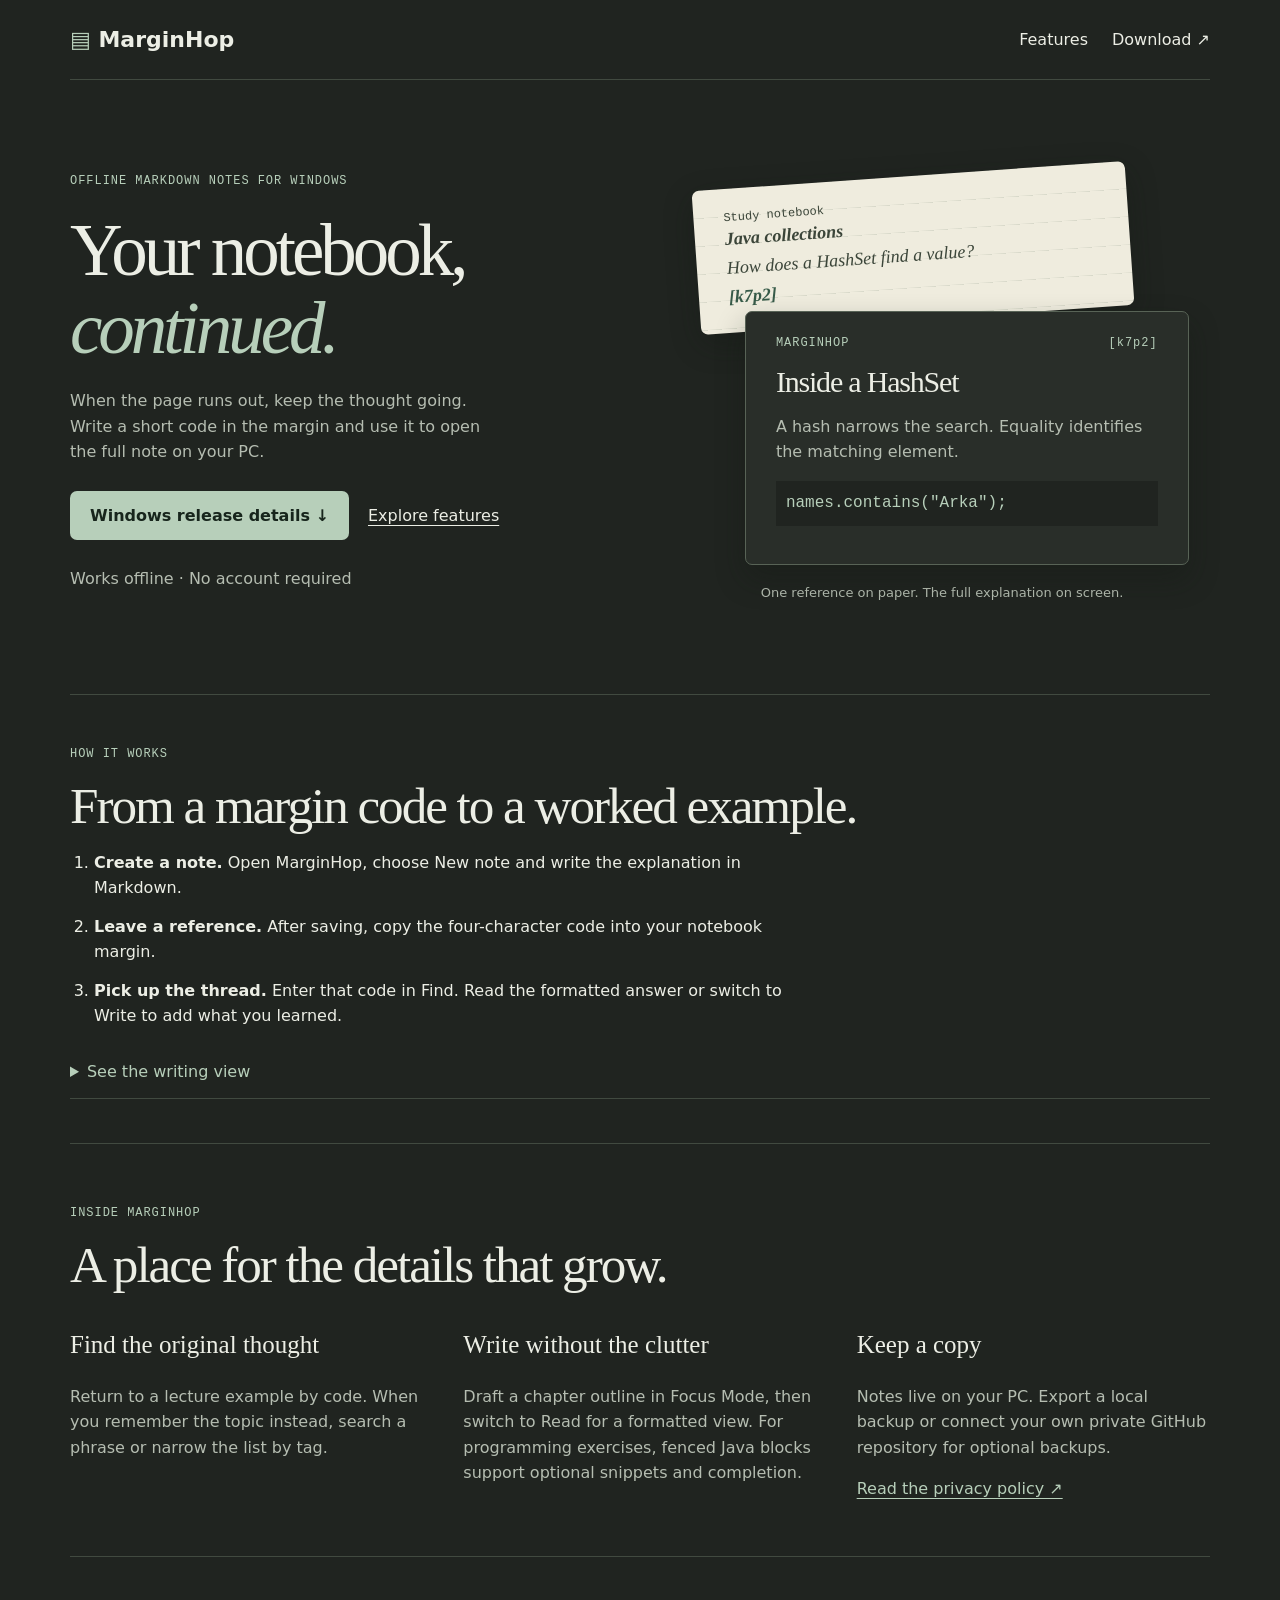
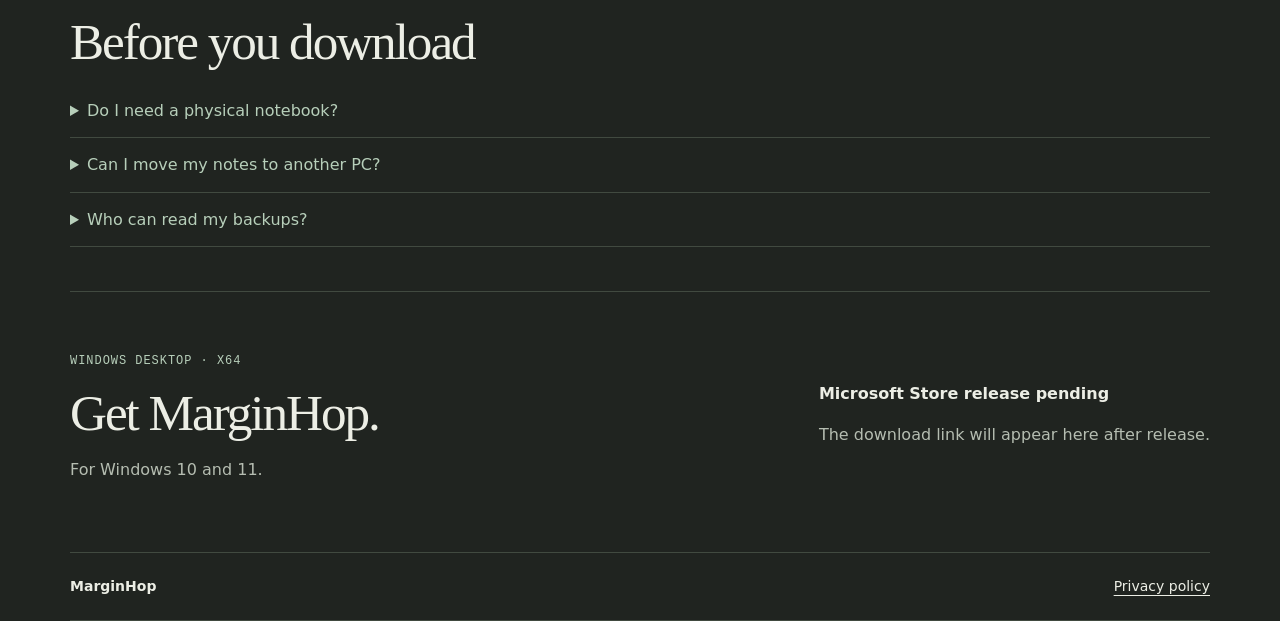
<file: index.html>
<!doctype html><html lang="en"><head><meta charset="utf-8"><meta name="viewport" content="width=device-width,initial-scale=1"><meta name="description" content="Extend your paper notebook with local Markdown notes and four-character reference codes."><title>MarginHop — Offline Markdown notes for your paper notebook</title><meta property="og:title" content="MarginHop — Your notebook, continued."><meta property="og:description" content="Write a four-character code on paper and open the matching Markdown note on Windows."><meta property="og:type" content="website"><meta name="twitter:card" content="summary"><link rel="stylesheet" href="style.css"></head><body>
<header><a class="brand" href="./"><span aria-hidden="true">▤</span> MarginHop</a><nav aria-label="Main navigation"><a href="#inside">Features</a><a href="#download">Download ↗</a></nav></header>
<main><section class="hero"><div><small>OFFLINE MARKDOWN NOTES FOR WINDOWS</small><h1>Your notebook,<br><em>continued.</em></h1><p>When the page runs out, keep the thought going. Write a short code in the margin and use it to open the full note on your PC.</p><a class="button release-link" href="#download">Windows release details ↓</a> <a href="#inside">Explore features</a><p>Works offline · No account required</p></div>
<figure><div class="paper"><span>Study notebook</span><strong>Java collections</strong><i>How does a HashSet find a value?</i><b>[k7p2]</b></div><article><div class="caption">MARGINHOP <code>[k7p2]</code></div><h2>Inside a HashSet</h2><p>A hash narrows the search. Equality identifies the matching element.</p><pre>names.contains("Arka");</pre></article><figcaption>One reference on paper. The full explanation on screen.</figcaption></figure></section>
<section id="demo"><small>HOW IT WORKS</small><h2>From a margin code to a worked example.</h2><ol><li><strong>Create a note.</strong> Open MarginHop, choose New note and write the explanation in Markdown.</li><li><strong>Leave a reference.</strong> After saving, copy the four-character code into your notebook margin.</li><li><strong>Pick up the thread.</strong> Enter that code in Find. Read the formatted answer or switch to Write to add what you learned.</li></ol><details><summary>See the writing view</summary><img loading="lazy" width="984" height="476" src="focus.webp" alt="Focus Mode showing Java exercise notes with the writing area and minimal controls"><p>Focus Mode in an earlier desktop build.</p></details></section><section id="inside"><small>INSIDE MARGINHOP</small><h2>A place for the details that grow.</h2><div class="features"><div><h3>Find the original thought</h3><p>Return to a lecture example by code. When you remember the topic instead, search a phrase or narrow the list by tag.</p></div><div><h3>Write without the clutter</h3><p>Draft a chapter outline in Focus Mode, then switch to Read for a formatted view. For programming exercises, fenced Java blocks support optional snippets and completion.</p></div><div><h3>Keep a copy</h3><p>Notes live on your PC. Export a local backup or connect your own private GitHub repository for optional backups.</p><a href="privacy.html">Read the privacy policy ↗</a></div></div></section>
<section id="faq"><h2>Before you download</h2><details><summary>Do I need a physical notebook?</summary><p>You can use MarginHop on its own. Paper codes are handy when a handwritten idea grows into a longer note.</p></details><details><summary>Can I move my notes to another PC?</summary><p>Export your library as JSON and restore it on the other PC. The backup preserves note codes, so your handwritten references still work.</p></details><details><summary>Who can read my backups?</summary><p>Local exports are readable files. If you enable GitHub backup, people with access to the repository can read its contents. <a href="privacy.html">Read the privacy policy.</a></p></details></section><section id="download"><div><small>WINDOWS DESKTOP · X64</small><h2>Get MarginHop.</h2><p>For Windows 10 and 11.</p></div><div id="release"><strong>Microsoft Store release pending</strong><p>The download link will appear here after release.</p></div></section></main>
<footer><strong>MarginHop</strong><a href="privacy.html">Privacy policy</a></footer><script src="release.js"></script></body></html>
</file>
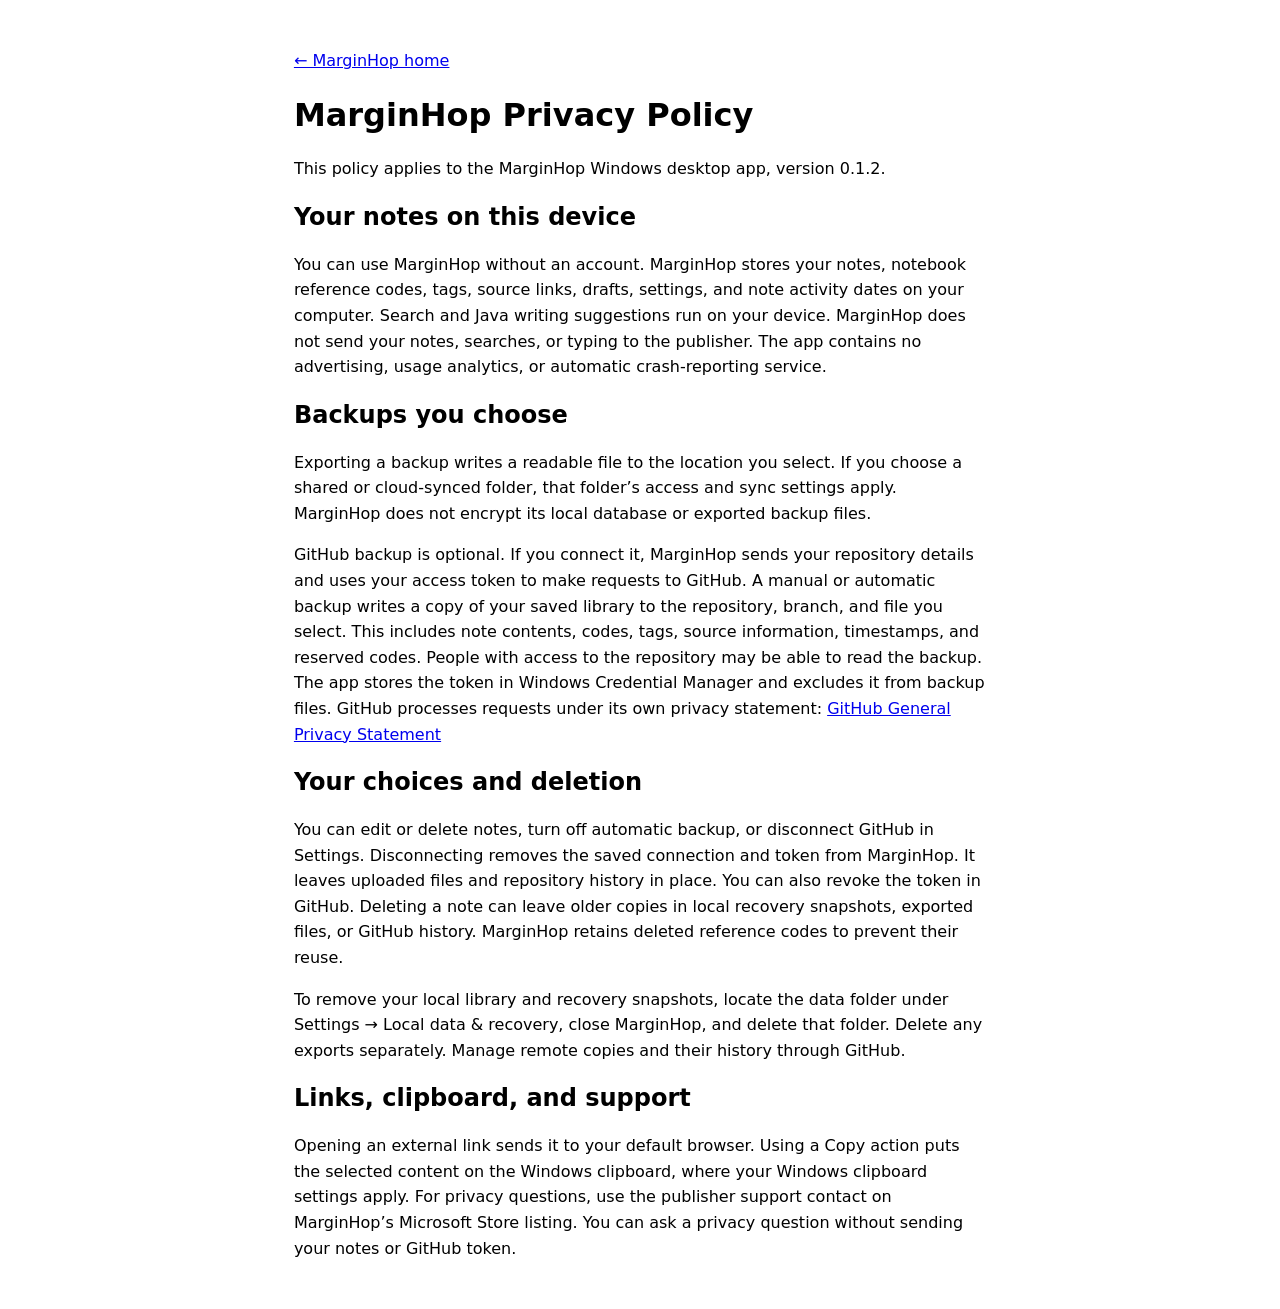
<file: privacy.html>
<!doctype html><html lang="en"><meta charset="utf-8"><meta name="viewport" content="width=device-width,initial-scale=1"><title>MarginHop Privacy Policy</title><style>html{color-scheme:light dark}body{max-width:68ch;margin:3rem auto;padding:0 1.2rem;font:1rem/1.6 system-ui}h1,h2{line-height:1.25}</style><main><a href="./index.html">← MarginHop home</a><h1>MarginHop Privacy Policy</h1>
<p>This policy applies to the MarginHop Windows desktop app, version 0.1.2.</p>
<h2>Your notes on this device</h2>
<p>You can use MarginHop without an account. MarginHop stores your notes, notebook reference codes, tags, source links, drafts, settings, and note activity dates on your computer. Search and Java writing suggestions run on your device. MarginHop does not send your notes, searches, or typing to the publisher. The app contains no advertising, usage analytics, or automatic crash-reporting service.</p>
<h2>Backups you choose</h2>
<p>Exporting a backup writes a readable file to the location you select. If you choose a shared or cloud-synced folder, that folder’s access and sync settings apply. MarginHop does not encrypt its local database or exported backup files.</p>
<p>GitHub backup is optional. If you connect it, MarginHop sends your repository details and uses your access token to make requests to GitHub. A manual or automatic backup writes a copy of your saved library to the repository, branch, and file you select. This includes note contents, codes, tags, source information, timestamps, and reserved codes. People with access to the repository may be able to read the backup. The app stores the token in Windows Credential Manager and excludes it from backup files. GitHub processes requests under its own privacy statement:
<a href="https://docs.github.com/en/site-policy/privacy-policies/github-general-privacy-statement">GitHub General Privacy Statement</a></p>
<h2>Your choices and deletion</h2>
<p>You can edit or delete notes, turn off automatic backup, or disconnect GitHub in Settings. Disconnecting removes the saved connection and token from MarginHop. It leaves uploaded files and repository history in place. You can also revoke the token in GitHub. Deleting a note can leave older copies in local recovery snapshots, exported files, or GitHub history. MarginHop retains deleted reference codes to prevent their reuse.</p>
<p>To remove your local library and recovery snapshots, locate the data folder under Settings → Local data &amp; recovery, close MarginHop, and delete that folder. Delete any exports separately. Manage remote copies and their history through GitHub.</p>
<h2>Links, clipboard, and support</h2>
<p>Opening an external link sends it to your default browser. Using a Copy action puts the selected content on the Windows clipboard, where your Windows clipboard settings apply. For privacy questions, use the publisher support contact on MarginHop’s Microsoft Store listing. You can ask a privacy question without sending your notes or GitHub token.</p></main></html>
</file>
<file: style.css>
:root{color-scheme:dark;--bg:#202420;--ink:#eceee5;--dim:#b5bdb1;--sage:#b7cfba;--line:#414a40}*{box-sizing:border-box}body{margin:0;background:var(--bg);color:var(--ink);font:16px/1.6 "Segoe UI",system-ui,sans-serif}header,main,footer{width:min(1140px,90%);margin:auto}header,footer,nav,#download,.caption{display:flex;align-items:center;justify-content:space-between;gap:24px}header,footer{padding:22px 0;border-bottom:1px solid var(--line)}a{color:inherit;text-underline-offset:4px}header a,.button{text-decoration:none}.brand{font-weight:650;font-size:22px}.brand span,em,small{color:var(--sage)}small,.caption,code{font:12px/1.5 Consolas,monospace;letter-spacing:.08em}.hero{display:grid;grid-template-columns:1fr 1fr;align-items:center;gap:6%;padding:72px 0}h1,h2,h3{font-family:Georgia,serif;font-weight:400;line-height:1.07}h1{font-size:clamp(54px,5.7vw,88px);letter-spacing:-.055em;margin:20px 0}h2{font-size:clamp(32px,4vw,52px);letter-spacing:-.04em;margin:14px 0}h3{font-size:25px}p,figcaption{color:var(--dim)}.hero p{max-width:43ch}.button{display:inline-block;background:var(--sage);color:#17251c;padding:12px 20px;border-radius:7px;font-weight:650;margin:10px 0}figure{margin:0;padding:24px 4% 0}.paper,article{padding:22px 30px;border-radius:7px}.paper{width:88%;transform:rotate(-4deg);background:repeating-linear-gradient(#efecde 0 27px,#d6d7c8 28px);color:#3b4539;font:italic 18px/1.6 Georgia,serif;box-shadow:0 10px 30px #13181355}.paper span,.paper strong,.paper i{display:block}.paper span{font:12px monospace}.paper b{color:#375b49}article{position:relative;margin:-10px 0 0 10%;background:#292e29;border:1px solid #586356;box-shadow:0 14px 30px #12171255}article h2{font-size:30px}.caption{color:var(--sage)}pre{white-space:pre-wrap;background:#202420;color:var(--sage);padding:10px}figcaption{font-size:13px;margin:18px 0;text-align:center}#inside,#download{border-top:1px solid var(--line);padding:54px 0}.features{display:grid;grid-template-columns:repeat(3,1fr);gap:40px}.features a{color:var(--sage)}footer{border-top:1px solid var(--line);font-size:14px}a:focus-visible{outline:3px solid var(--sage);outline-offset:4px}@media(max-width:730px){.hero,.features{grid-template-columns:1fr}.hero{gap:24px;padding:42px 0}.features{gap:0}#download{align-items:flex-start;flex-direction:column}nav{gap:12px;font-size:14px}.brand{font-size:19px}}
#demo,#faq{padding:44px 0;border-top:1px solid var(--line)}#demo ol{padding-left:1.5rem;max-width:72ch}li{margin:.8rem 0}details{border-bottom:1px solid var(--line);padding:14px 0}summary{cursor:pointer;color:var(--sage)}details img{display:block;max-width:100%;height:auto;margin-top:18px}summary:focus-visible{outline:2px solid var(--sage)}.release-link{margin-right:14px}@media(prefers-reduced-motion:no-preference){html{scroll-behavior:smooth}}
</file>
